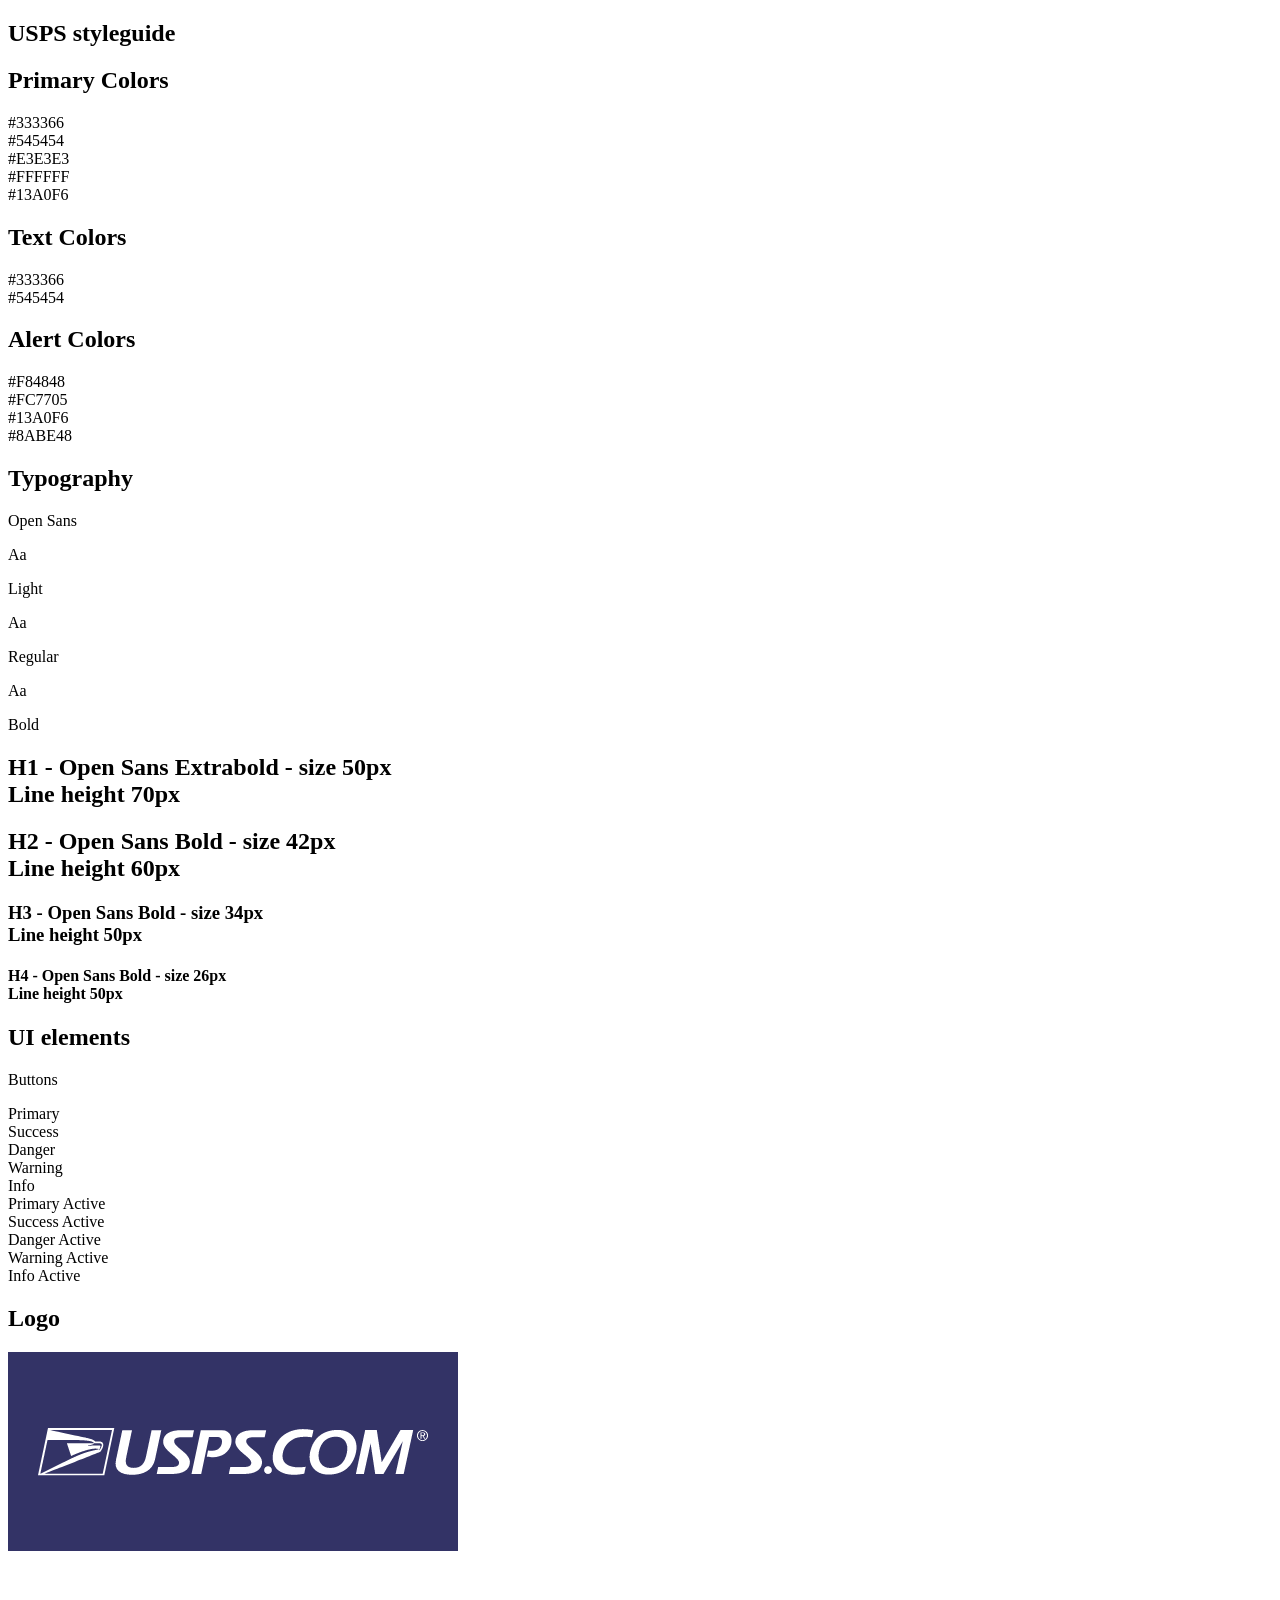
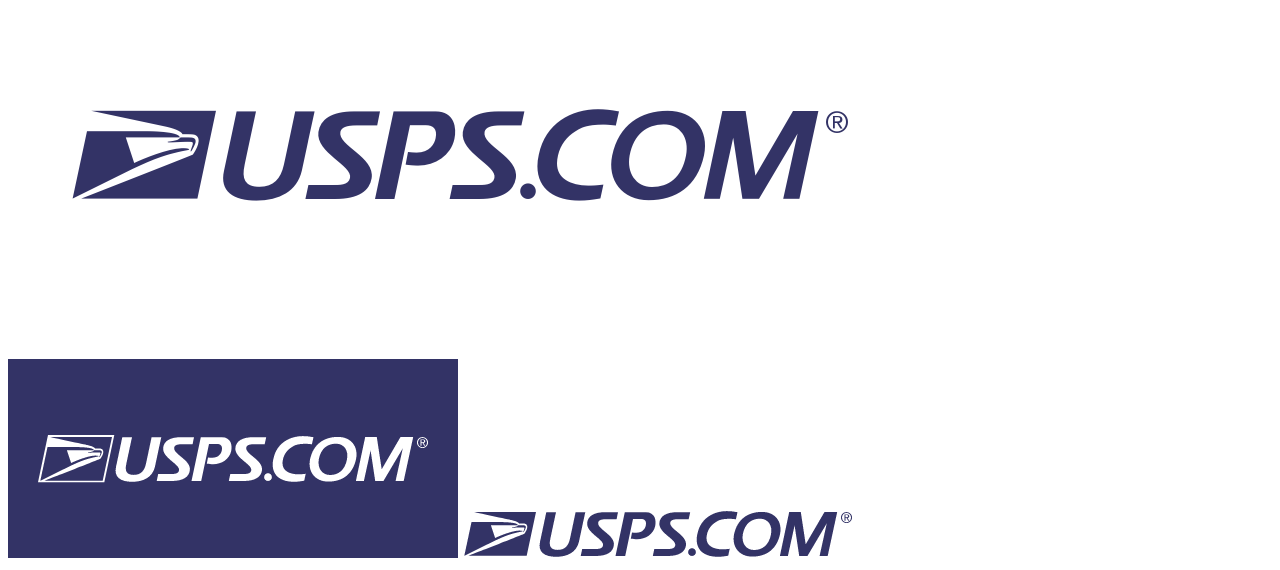
<file: 18-2/01_Containers_Structure/solved/index.html>
<!DOCTYPE html>
<html>
<head>
  <title>USPS Style Guide</title>
  <link href="css/style.css" rel="stylesheet" type="text/css">
</head>
<body>
<section class="header"></section>
<section class="colorPalette">
  <h1 id="pageTopic">USPS styleguide</h1>
  <h2 class="sectionHead">Primary Colors</h2>
  <div class="colorContainer">
    <div class="swatch darkBlue"></div>
    <div class="hexCode">#333366</div>
  </div>
  <div class="colorContainer">
    <div class="swatch darkGrey"></div>
    <div class="hexCode">#545454</div>
  </div>
  <div class="colorContainer">
    <div class="swatch lightGrey"></div>
    <div class="hexCode">#E3E3E3</div>
  </div>
  <div class="colorContainer">
    <div class="swatch white"></div>
    <div class="hexCode">#FFFFFF</div>
  </div>
  <div class="colorContainer">
    <div class="swatch lightBlue"></div>
    <div class="hexCode">#13A0F6</div>
  </div>

  <h2 class="sectionHead">Text Colors</h2>
  <div class="colorContainer">
    <div class="swatch darkBlue"></div>
    <div class="hexCode">#333366</div>
  </div>
  <div class="colorContainer">
    <div class="swatch darkGrey"></div>
    <div class="hexCode">#545454</div>
  </div>

  <h2 class="sectionHead">Alert Colors</h2>
  <div class="colorContainer">
    <div class="swatch red"></div>
    <div class="hexCode">#F84848</div>
  </div>
  <div class="colorContainer">
    <div class="swatch orange"></div>
    <div class="hexCode">#FC7705</div>
  </div>
  <div class="colorContainer">
    <div class="swatch lightBlue"></div>
    <div class="hexCode">#13A0F6</div>
  </div>
  <div class="colorContainer">
    <div class="swatch lightGreen"></div>
    <div class="hexCode">#8ABE48</div>
  </div>
</section>
<section class="typography">
  <h2 class="sectionHead">Typography</h2>
  <p>Open Sans</p>
  <div class="type_container">
  <p class="large light">Aa</p>
  <p>Light</p>
  </div>

  <div class="type_container">
  <p class="large regular">Aa</p>
  <p>Regular</p>
  </div>

  <div class="type_container">
  <p class="large bold">Aa</p>
  <p>Bold</p>
  </div>

  <h1>H1 - Open Sans Extrabold - size 50px <br>Line height 70px</h1>
  <h2>H2 - Open Sans Bold - size 42px <br>Line height 60px</h2>
  <h3>H3 - Open Sans Bold - size 34px <br>Line height 50px</h3>
  <h4>H4 - Open Sans Bold - size 26px <br>Line height 50px</h4>
</section>
<section class="uiElements">
    <h2 class="sectionHead">UI elements</h2>
    <p>Buttons</p>
    <div class="buttonContain">
      <div class="button primary">Primary</div>
      <div class="button success">Success</div>
      <div class="button danger">Danger</div>
      <div class="button warning">Warning</div>
      <div class="button info">Info</div>
    </div>
    <div class="buttonContain">
      <div class="button primaryActive">Primary Active</div>
      <div class="button successActive">Success Active</div>
      <div class="button dangerActive">Danger Active</div>
      <div class="button warningActive">Warning Active</div>
      <div class="button infoActive">Info Active</div>
    </div>
</section>
<section class="imagery">
<h2 class="sectionHead">Logo</h2>
<img src="images/Logo-dark.png">
<img src="images/Logo-light.png">
<img src="images/Logo-dark1.png">
<img src="images/Logo-light-1.png">
</section>
</body>
</html>
</file>
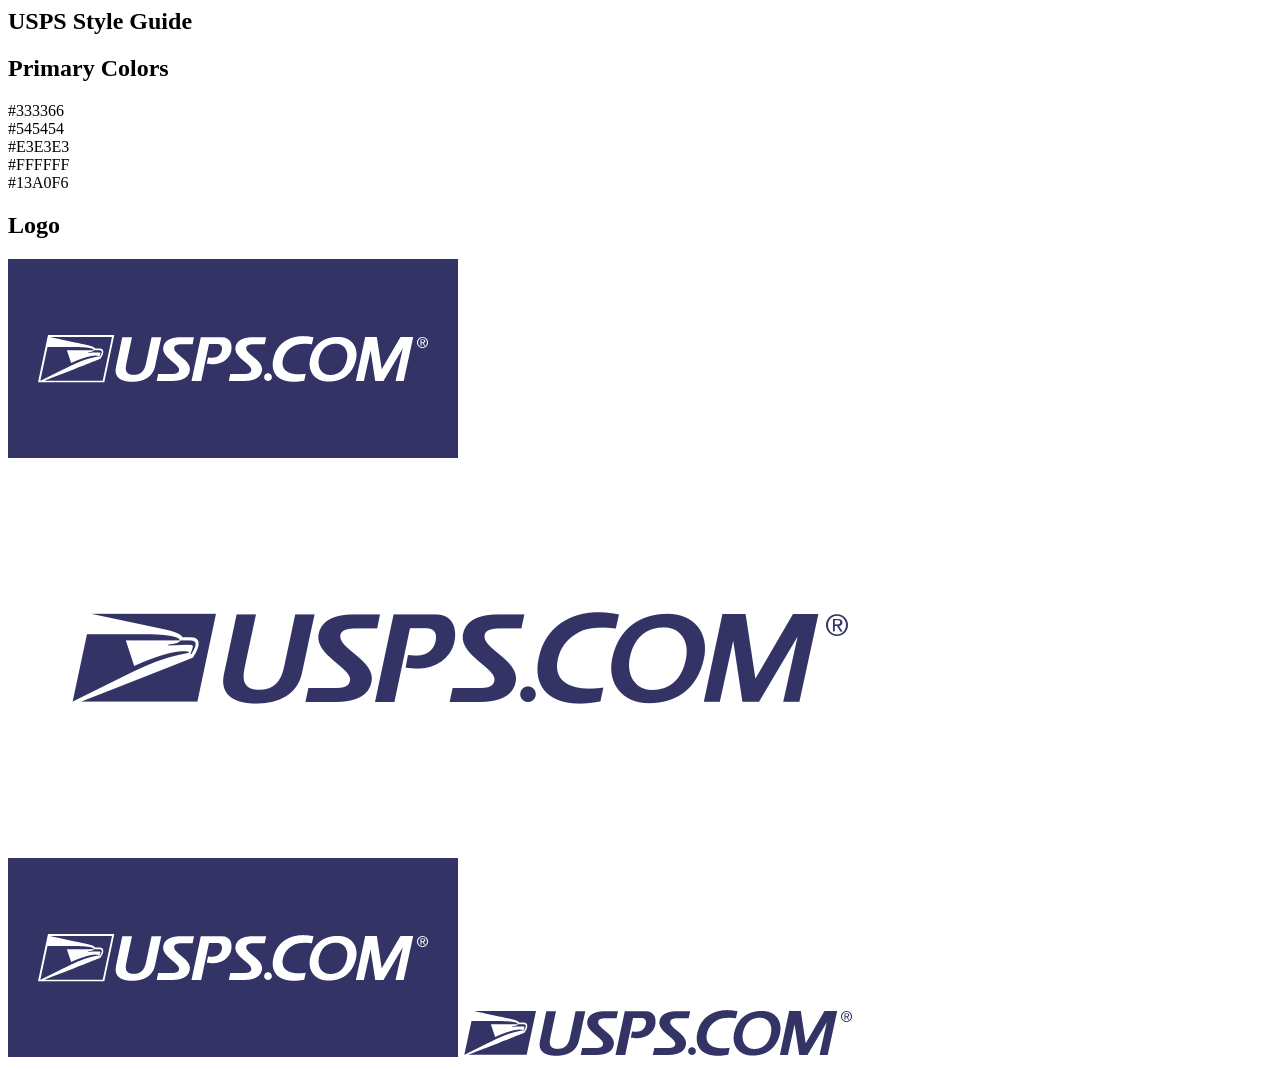
<file: 18-2/01_Containers_Structure/unsolved/index.html>
<html>

<head>
  <title>USPS Style Guide</title>
  <link href="css/style.css" rel="stylesheet" type="text/css">
</head>

<body>
  <!-- Header section here -->
  <section class="header"></section>
  <!-- Color Palette section -->
  <section class="colorPalette">
    <h1 id="pageTopic">USPS Style Guide</h1>
    <h2 class="sectionHead">Primary Colors</h2>
    <div class="colorContainer">
      <div class="swatch darkBlue"></div>
      <div class="hexCode">#333366</div>
    </div>
    <div class="colorContainer">
      <div class="swatch darkGrey"></div>
      <div class="hexCode">#545454</div>
    </div>
    <div class="colorContainer">
      <div class="swatch lightGrey"></div>
      <div class="hexCode">#E3E3E3</div>
    </div>
    <div class="colorContainer">
      <div class="swatch white"></div>
      <div class="hexCode">#FFFFFF</div>
    </div>
    <div class="colorContainer">
      <div class="swatch lightBlue"></div>
      <div class="hexCode">#13A0F6</div>
    </div>



  </section>

  <!-- Typography Section -->
  <section class="typography"></section>
  <!-- UI Elements Section -->
  <section class="uiElements"></section>
  <!-- Imagery Section -->
  <section class="imagery">
    <h2 class="sectionHead">Logo</h2>
    <img src="images/Logo-dark.png" alt="">
    <img src="images/Logo-light.png" alt="">
    <img src="images/Logo-dark1.png" alt="">
    <img src="images/Logo-light-1.png" alt="">
  </section>
</body>

</html>
</file>
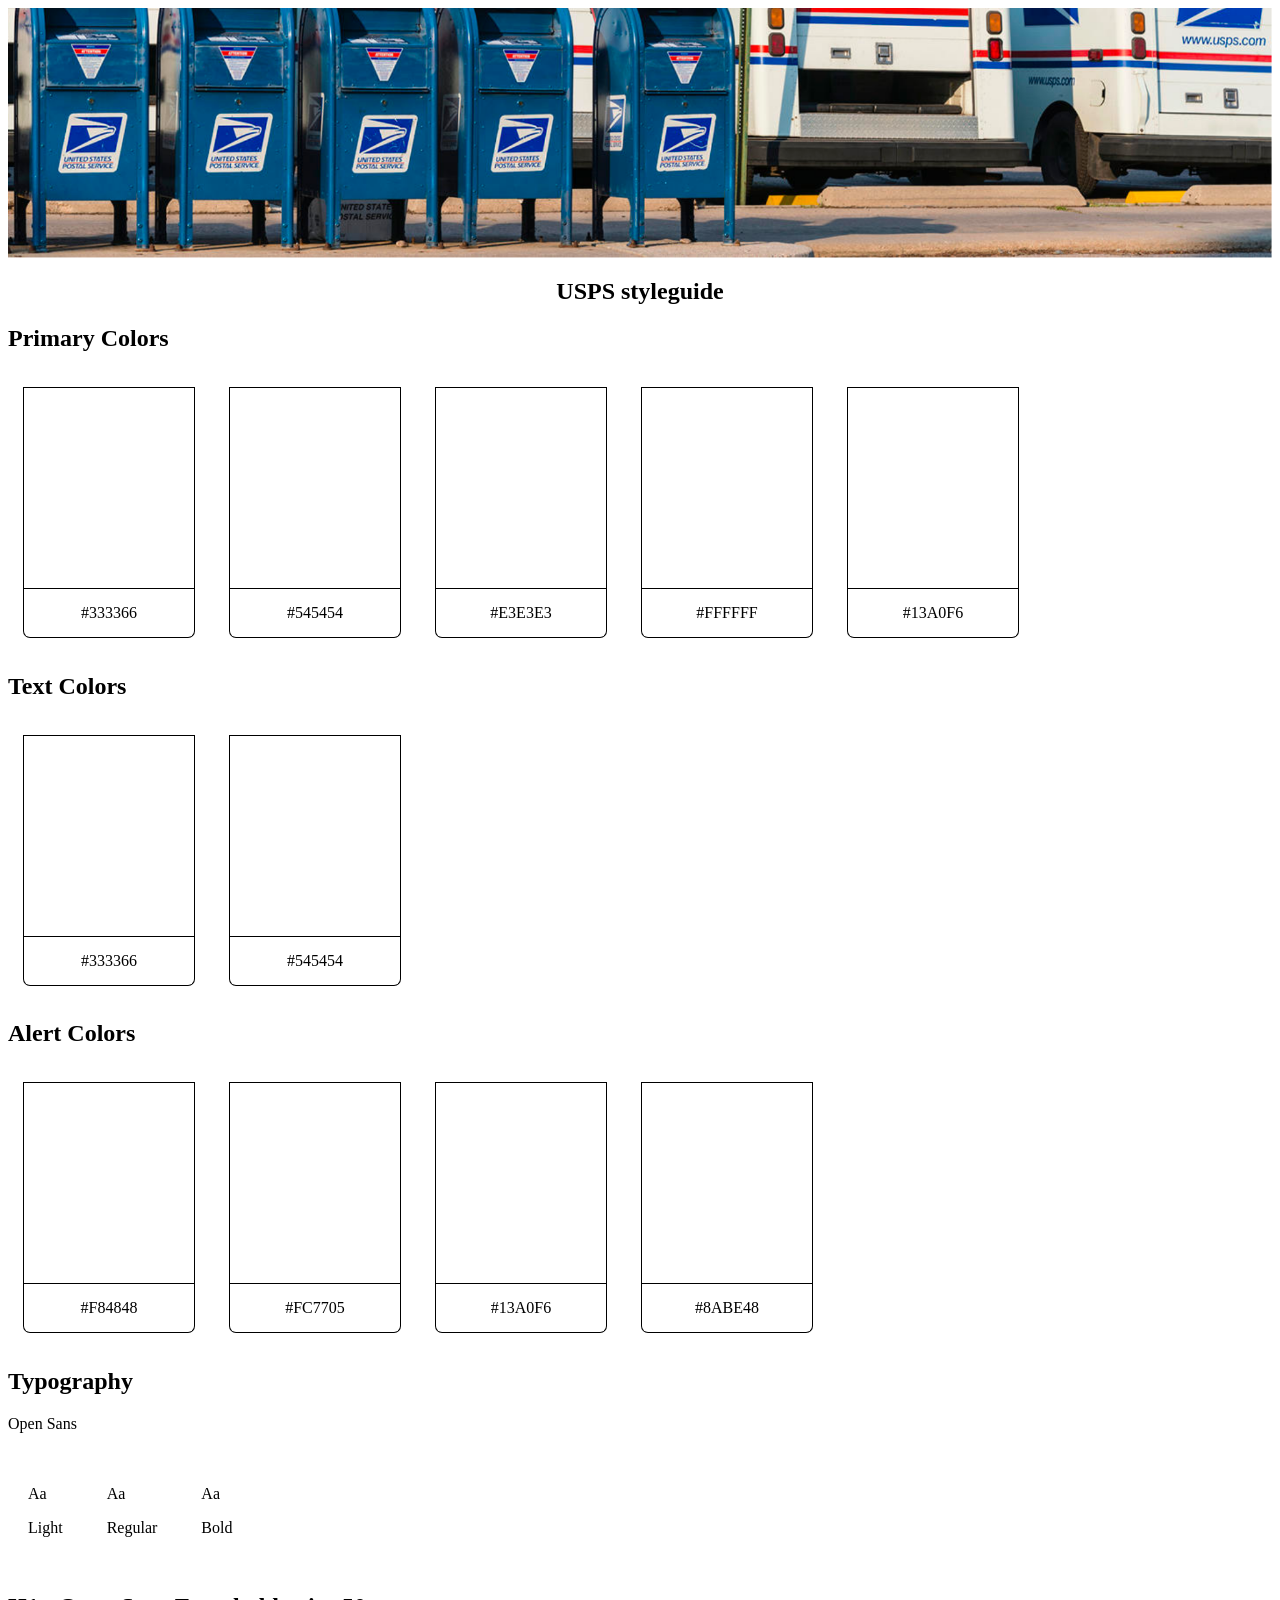
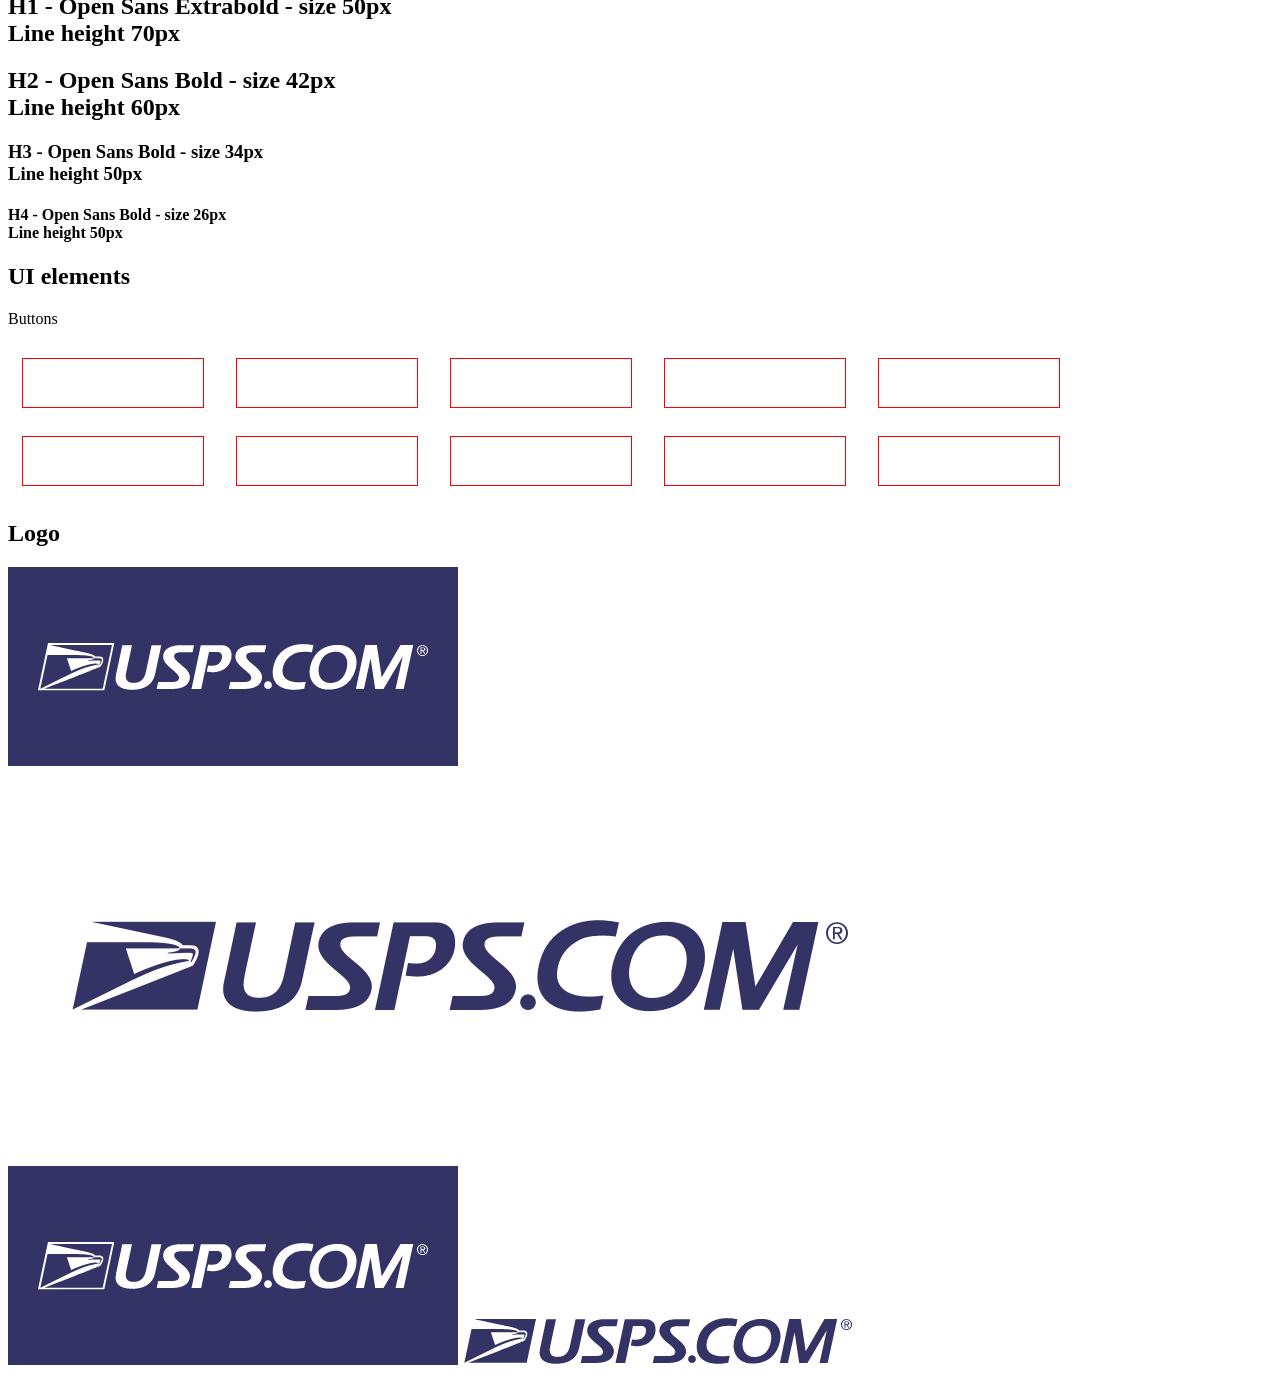
<file: 18-2/02_BoxModel/solved/index.html>
<html>
<head>
  <title>USPS Style Guide</title>
  <link href="css/style.css" rel="stylesheet" type="text/css">
</head>
<body>
<section class="header"></section>
<section class="colorPalette">
  <h1 id="pageTopic">USPS styleguide</h1>
  <h2 class="sectionHead">Primary Colors</h2>
  <div class="colorContainer">
    <div class="swatch darkBlue"></div>
    <div class="hexCode">#333366</div>
  </div>
  <div class="colorContainer">
    <div class="swatch darkGrey"></div>
    <div class="hexCode">#545454</div>
  </div>
  <div class="colorContainer">
    <div class="swatch lightGrey"></div>
    <div class="hexCode">#E3E3E3</div>
  </div>
  <div class="colorContainer">
    <div class="swatch white"></div>
    <div class="hexCode">#FFFFFF</div>
  </div>
  <div class="colorContainer">
    <div class="swatch lightBlue"></div>
    <div class="hexCode">#13A0F6</div>
  </div>

  <h2 class="sectionHead">Text Colors</h2>
  <div class="colorContainer">
    <div class="swatch darkBlue"></div>
    <div class="hexCode">#333366</div>
  </div>
  <div class="colorContainer">
    <div class="swatch darkGrey"></div>
    <div class="hexCode">#545454</div>
  </div>

  <h2 class="sectionHead">Alert Colors</h2>
  <div class="colorContainer">
    <div class="swatch red"></div>
    <div class="hexCode">#F84848</div>
  </div>
  <div class="colorContainer">
    <div class="swatch orange"></div>
    <div class="hexCode">#FC7705</div>
  </div>
  <div class="colorContainer">
    <div class="swatch lightBlue"></div>
    <div class="hexCode">#13A0F6</div>
  </div>
  <div class="colorContainer">
    <div class="swatch lightGreen"></div>
    <div class="hexCode">#8ABE48</div>
  </div>
</section>
<section class="typography">
  <h2 class="sectionHead">Typography</h2>
  <p>Open Sans</p>
  <div class="type_container">
  <p class="large light">Aa</p>
  <p>Light</p>
  </div>

  <div class="type_container">
  <p class="large regular">Aa</p>
  <p>Regular</p>
  </div>

  <div class="type_container">
  <p class="large bold">Aa</p>
  <p>Bold</p>
  </div>

  <h1>H1 - Open Sans Extrabold - size 50px <br>Line height 70px</h1>
  <h2>H2 - Open Sans Bold - size 42px <br>Line height 60px</h2>
  <h3>H3 - Open Sans Bold - size 34px <br>Line height 50px</h3>
  <h4>H4 - Open Sans Bold - size 26px <br>Line height 50px</h4>
</section>
<section class="uiElements">
    <h2 class="sectionHead">UI elements</h2>
    <p>Buttons</p>
    <div class="buttonContain">
      <div class="button primary">Primary</div>
      <div class="button success">Success</div>
      <div class="button danger">Danger</div>
      <div class="button warning">Warning</div>
      <div class="button info">Info</div>
    </div>
    <div class="buttonContain">
      <div class="button primaryActive">Primary Active</div>
      <div class="button successActive">Success Active</div>
      <div class="button dangerActive">Danger Active</div>
      <div class="button warningActive">Warning Active</div>
      <div class="button infoActive">Info Active</div>
    </div>
</section>
<section class="imagery">
<h2 class="sectionHead">Logo</h2>
<img src="images/Logo-dark.png">
<img src="images/Logo-light.png">
<img src="images/Logo-dark1.png">
<img src="images/Logo-light-1.png">
</section>
</body>
</html>
</file>
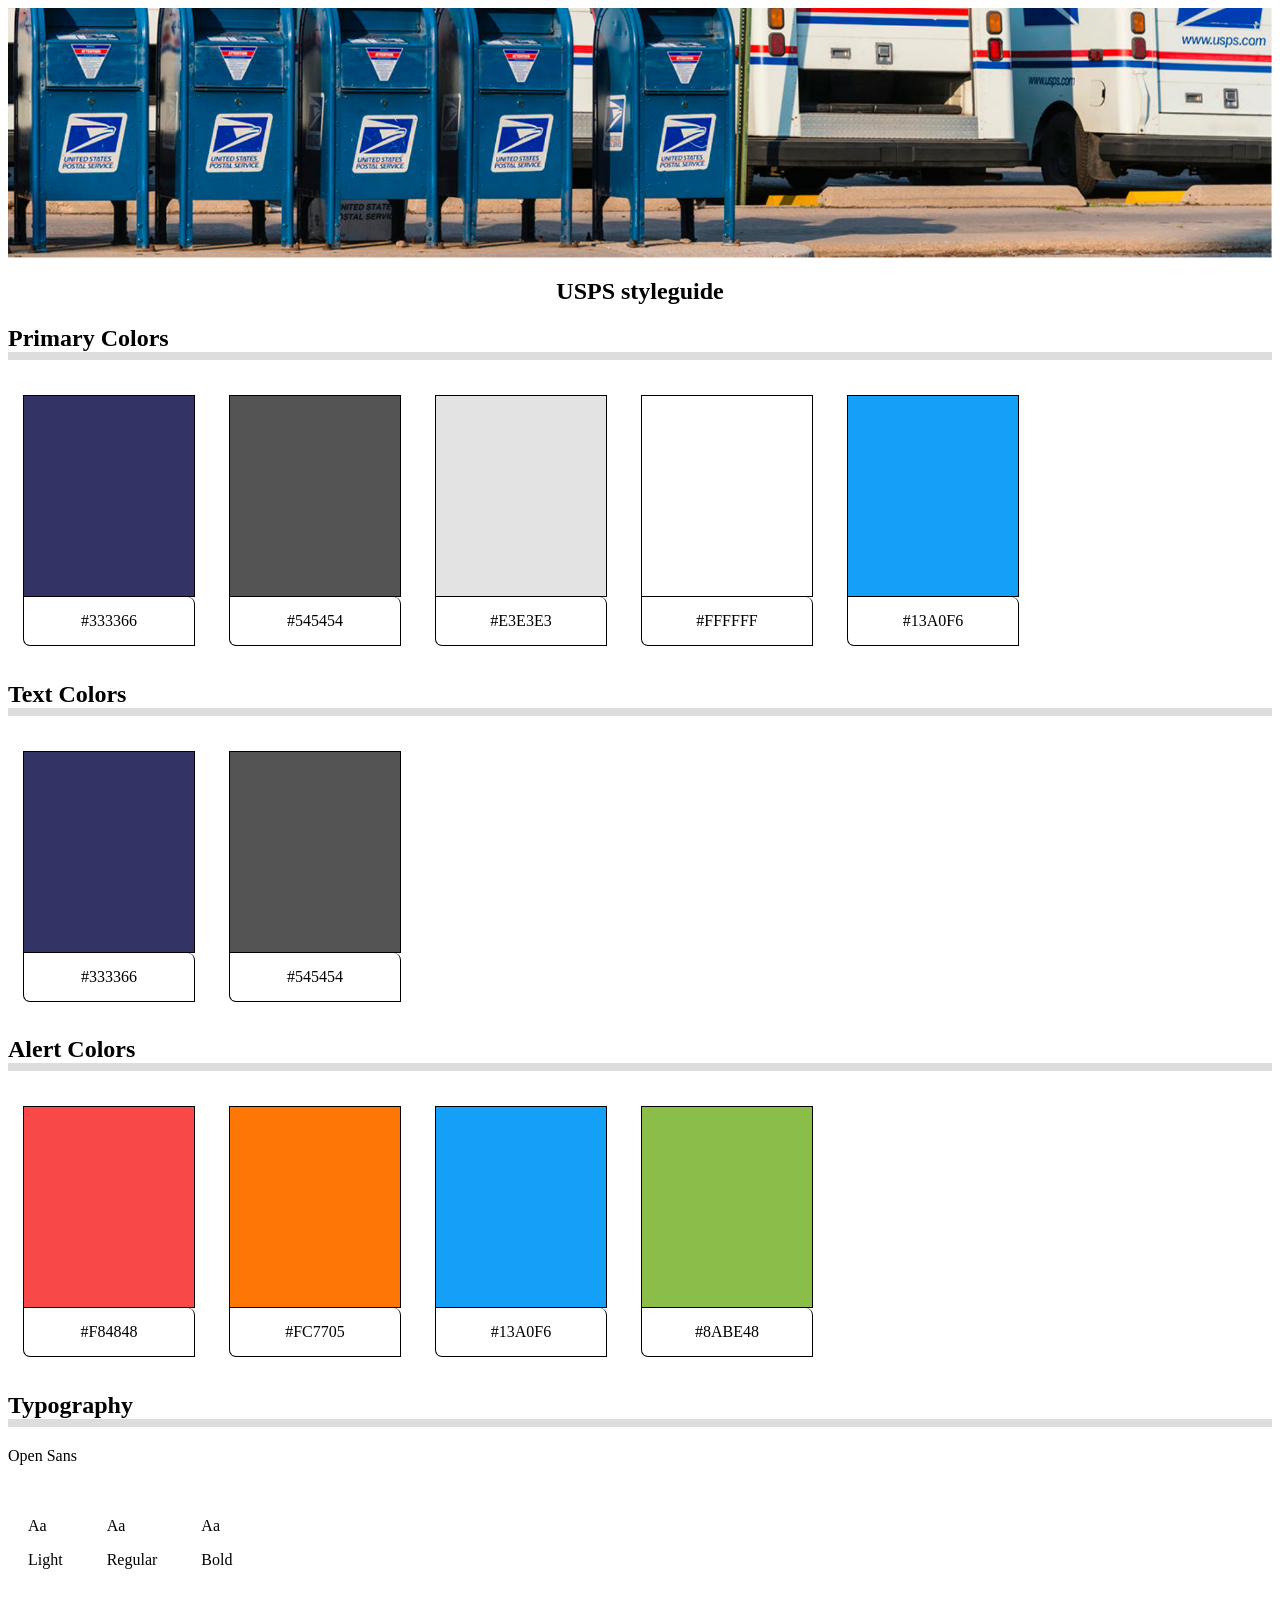
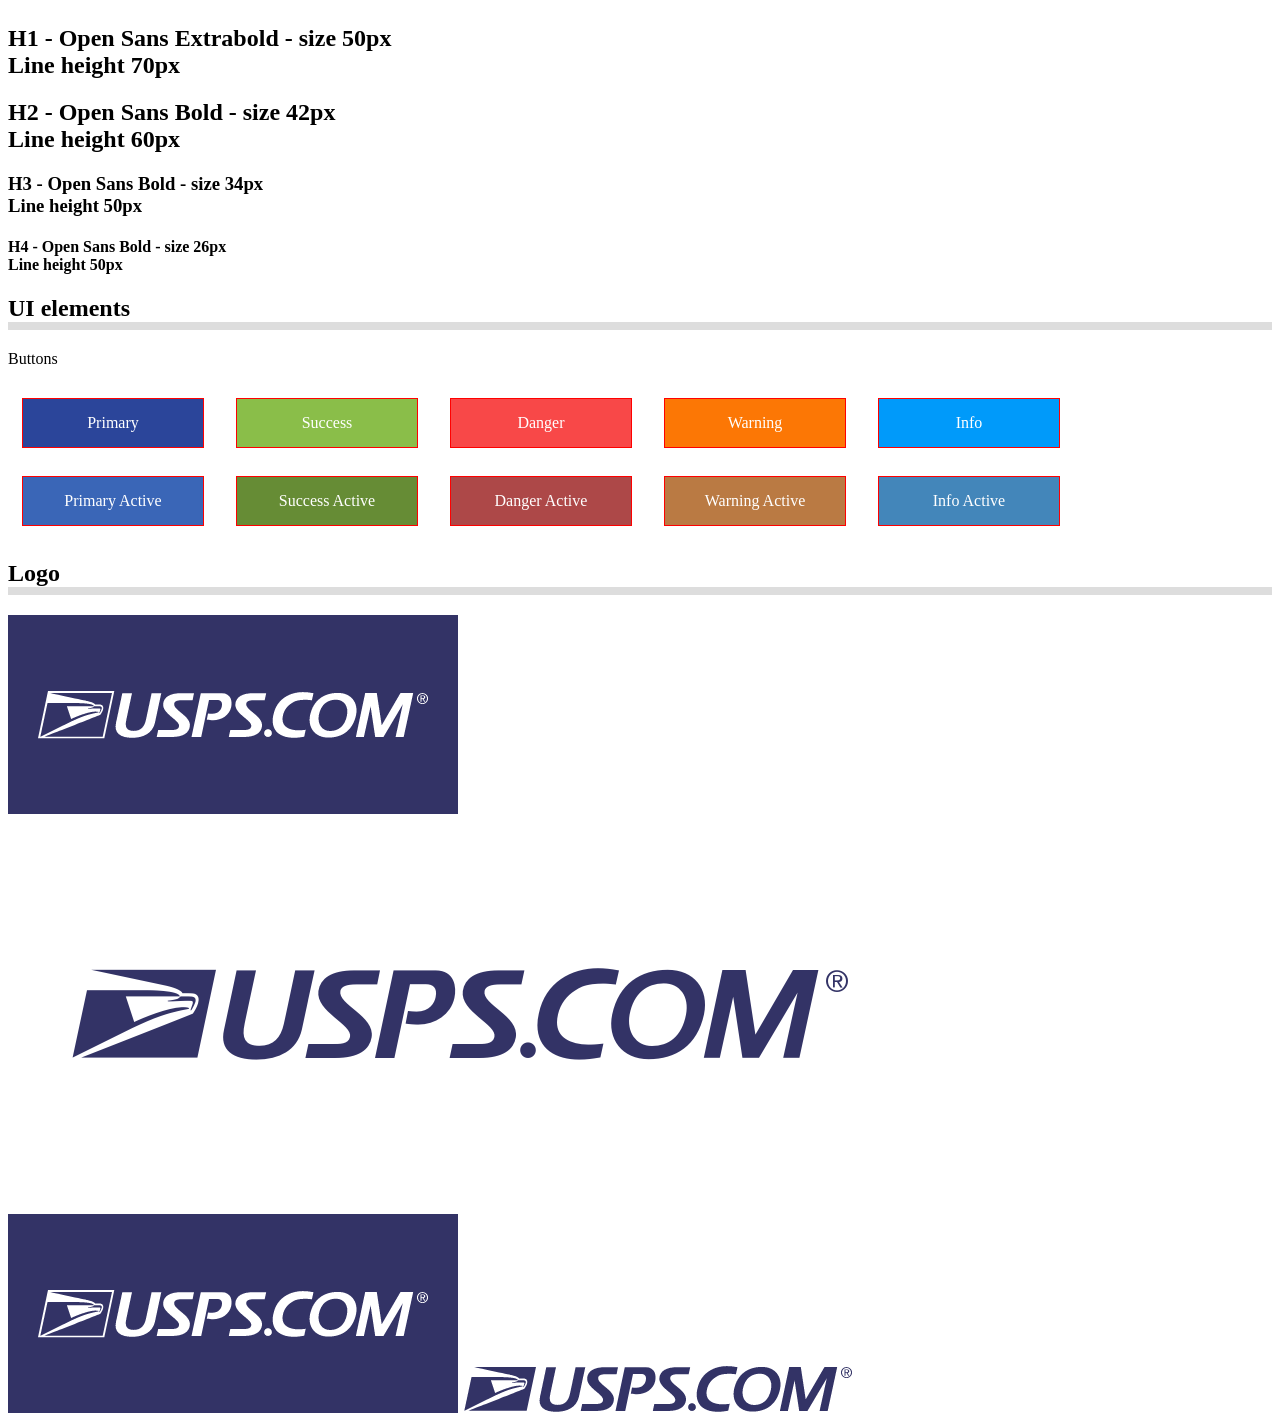
<file: 18-2/02_BoxModel/unsolved/index.html>
<html>
<head>
  <title>USPS Style Guide</title>
  <link href="https://fonts.googleapis.com/css?family=Open+Sans&display=swap" rel="stylesheet">
  <link href="css/style.css" rel="stylesheet" type="text/css">
</head>
<body>
<section class="header"></section>
<section class="colorPalette">
  <h1 id="pageTopic">USPS styleguide</h1>
  <h2 class="sectionHead">Primary Colors</h2>

  <div class="colorContainer">
    <div class="swatch darkBlue"></div>
    <div class="hexCode">#333366</div>
  </div>

  <div class="colorContainer">
    <div class="swatch darkGrey"></div>
    <div class="hexCode">#545454</div>
  </div>

  <div class="colorContainer">
    <div class="swatch lightGrey"></div>
    <div class="hexCode">#E3E3E3</div>
  </div>

  <div class="colorContainer">
    <div class="swatch white"></div>
    <div class="hexCode">#FFFFFF</div>
  </div>

  <div class="colorContainer">
    <div class="swatch lightBlue"></div>
    <div class="hexCode">#13A0F6</div>
  </div>

  <h2 class="sectionHead">Text Colors</h2>
  <div class="colorContainer">
    <div class="swatch darkBlue"></div>
    <div class="hexCode">#333366</div>
  </div>
  <div class="colorContainer">
    <div class="swatch darkGrey"></div>
    <div class="hexCode">#545454</div>
  </div>

  <h2 class="sectionHead">Alert Colors</h2>
  <div class="colorContainer">
    <div class="swatch red"></div>
    <div class="hexCode">#F84848</div>
  </div>
  <div class="colorContainer">
    <div class="swatch orange"></div>
    <div class="hexCode">#FC7705</div>
  </div>
  <div class="colorContainer">
    <div class="swatch lightBlue"></div>
    <div class="hexCode">#13A0F6</div>
  </div>
  <div class="colorContainer">
    <div class="swatch lightGreen"></div>
    <div class="hexCode">#8ABE48</div>
  </div>
  
</section>
<section class="typography">
  <h2 class="sectionHead">Typography</h2>
  <p>Open Sans</p>
  <div class="type_container">
  <p class="large light">Aa</p>
  <p>Light</p>
  </div>

  <div class="type_container">
  <p class="large regular">Aa</p>
  <p>Regular</p>
  </div>

  <div class="type_container">
  <p class="large bold">Aa</p>
  <p>Bold</p>
  </div>

  <h1>H1 - Open Sans Extrabold - size 50px <br>Line height 70px</h1>
  <h2>H2 - Open Sans Bold - size 42px <br>Line height 60px</h2>
  <h3>H3 - Open Sans Bold - size 34px <br>Line height 50px</h3>
  <h4>H4 - Open Sans Bold - size 26px <br>Line height 50px</h4>
</section>
<section class="uiElements">
    <h2 class="sectionHead">UI elements</h2>
    <p>Buttons</p>
    <div class="buttonContain">
      <div class="button primary">Primary</div>
      <div class="button success">Success</div>
      <div class="button danger">Danger</div>
      <div class="button warning">Warning</div>
      <div class="button info">Info</div>
    </div>
    <div class="buttonContain">
      <div class="button primaryActive">Primary Active</div>
      <div class="button successActive">Success Active</div>
      <div class="button dangerActive">Danger Active</div>
      <div class="button warningActive">Warning Active</div>
      <div class="button infoActive">Info Active</div>
    </div>
</section>
<section class="imagery">
<h2 class="sectionHead">Logo</h2>
<img src="images/Logo-dark.png">
<img src="images/Logo-light.png">
<img src="images/Logo-dark1.png">
<img src="images/Logo-light-1.png">
</section>
</body>
</html>
</file>
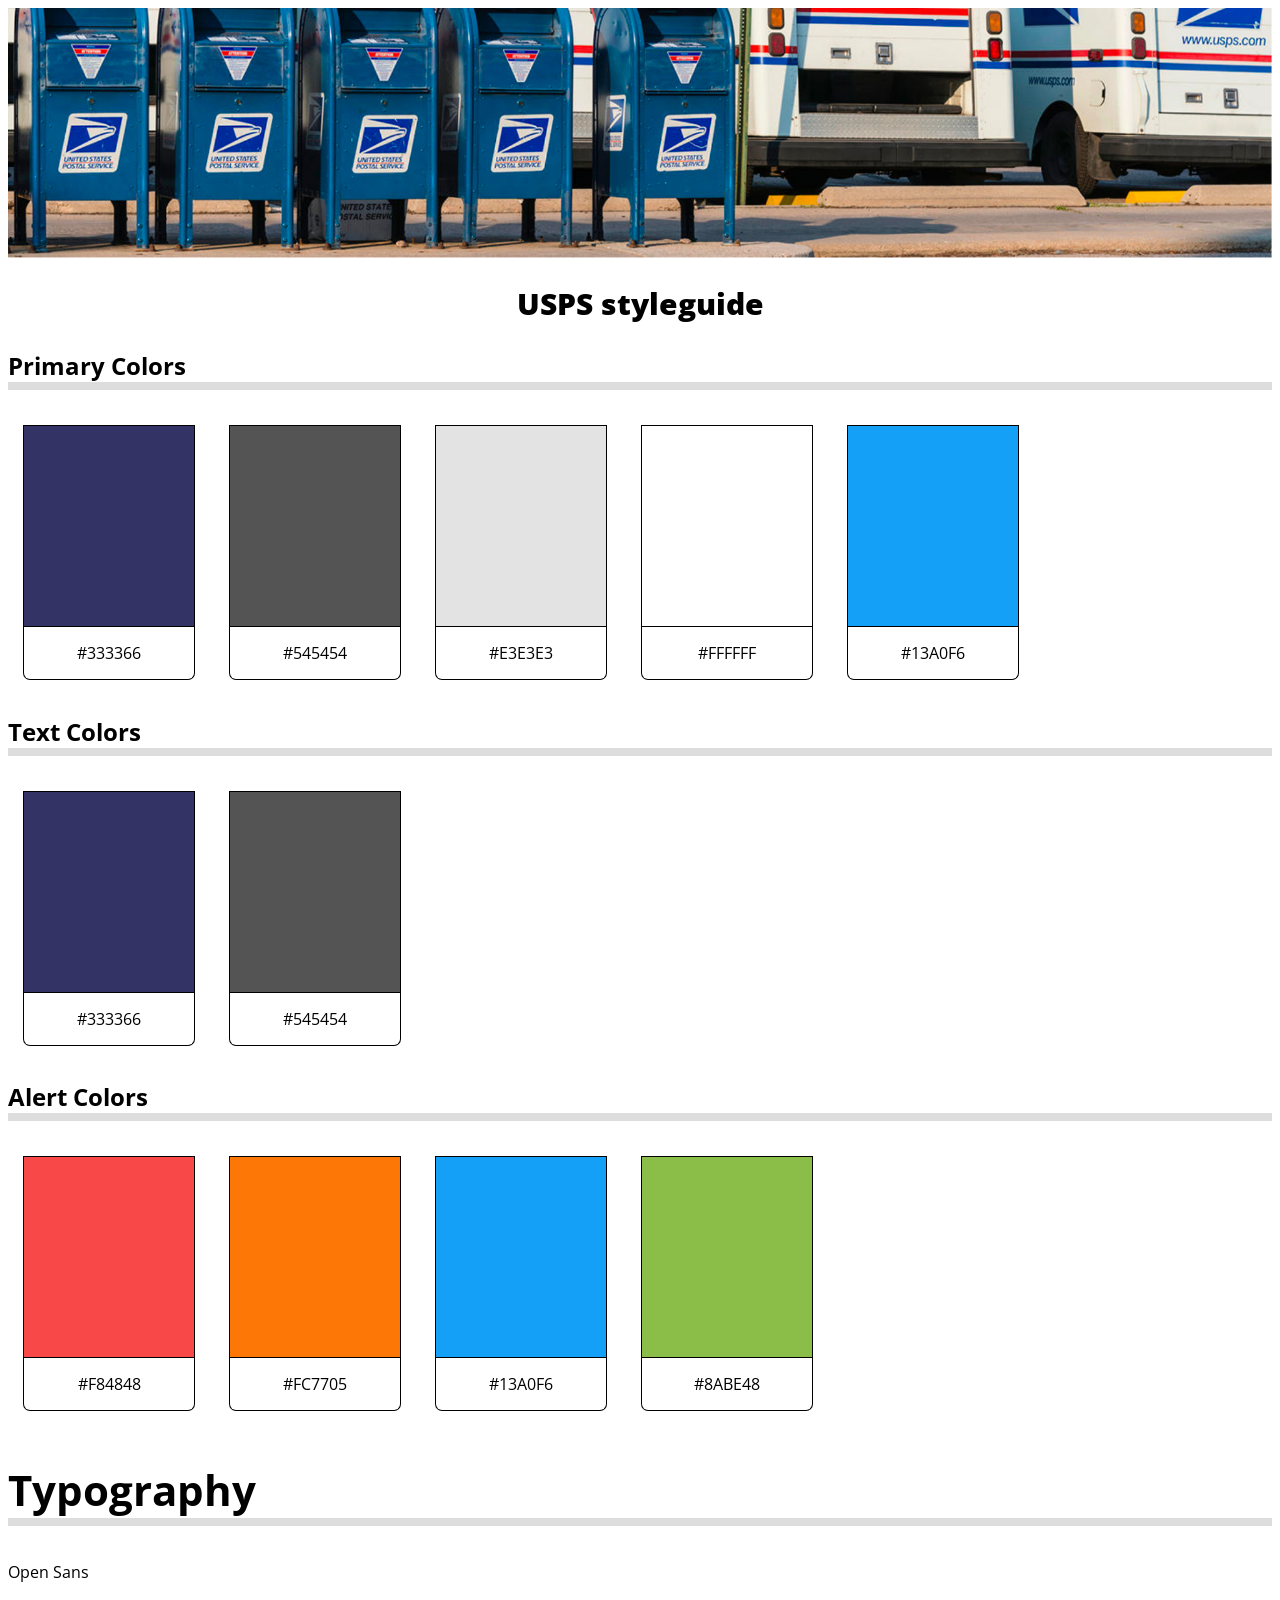
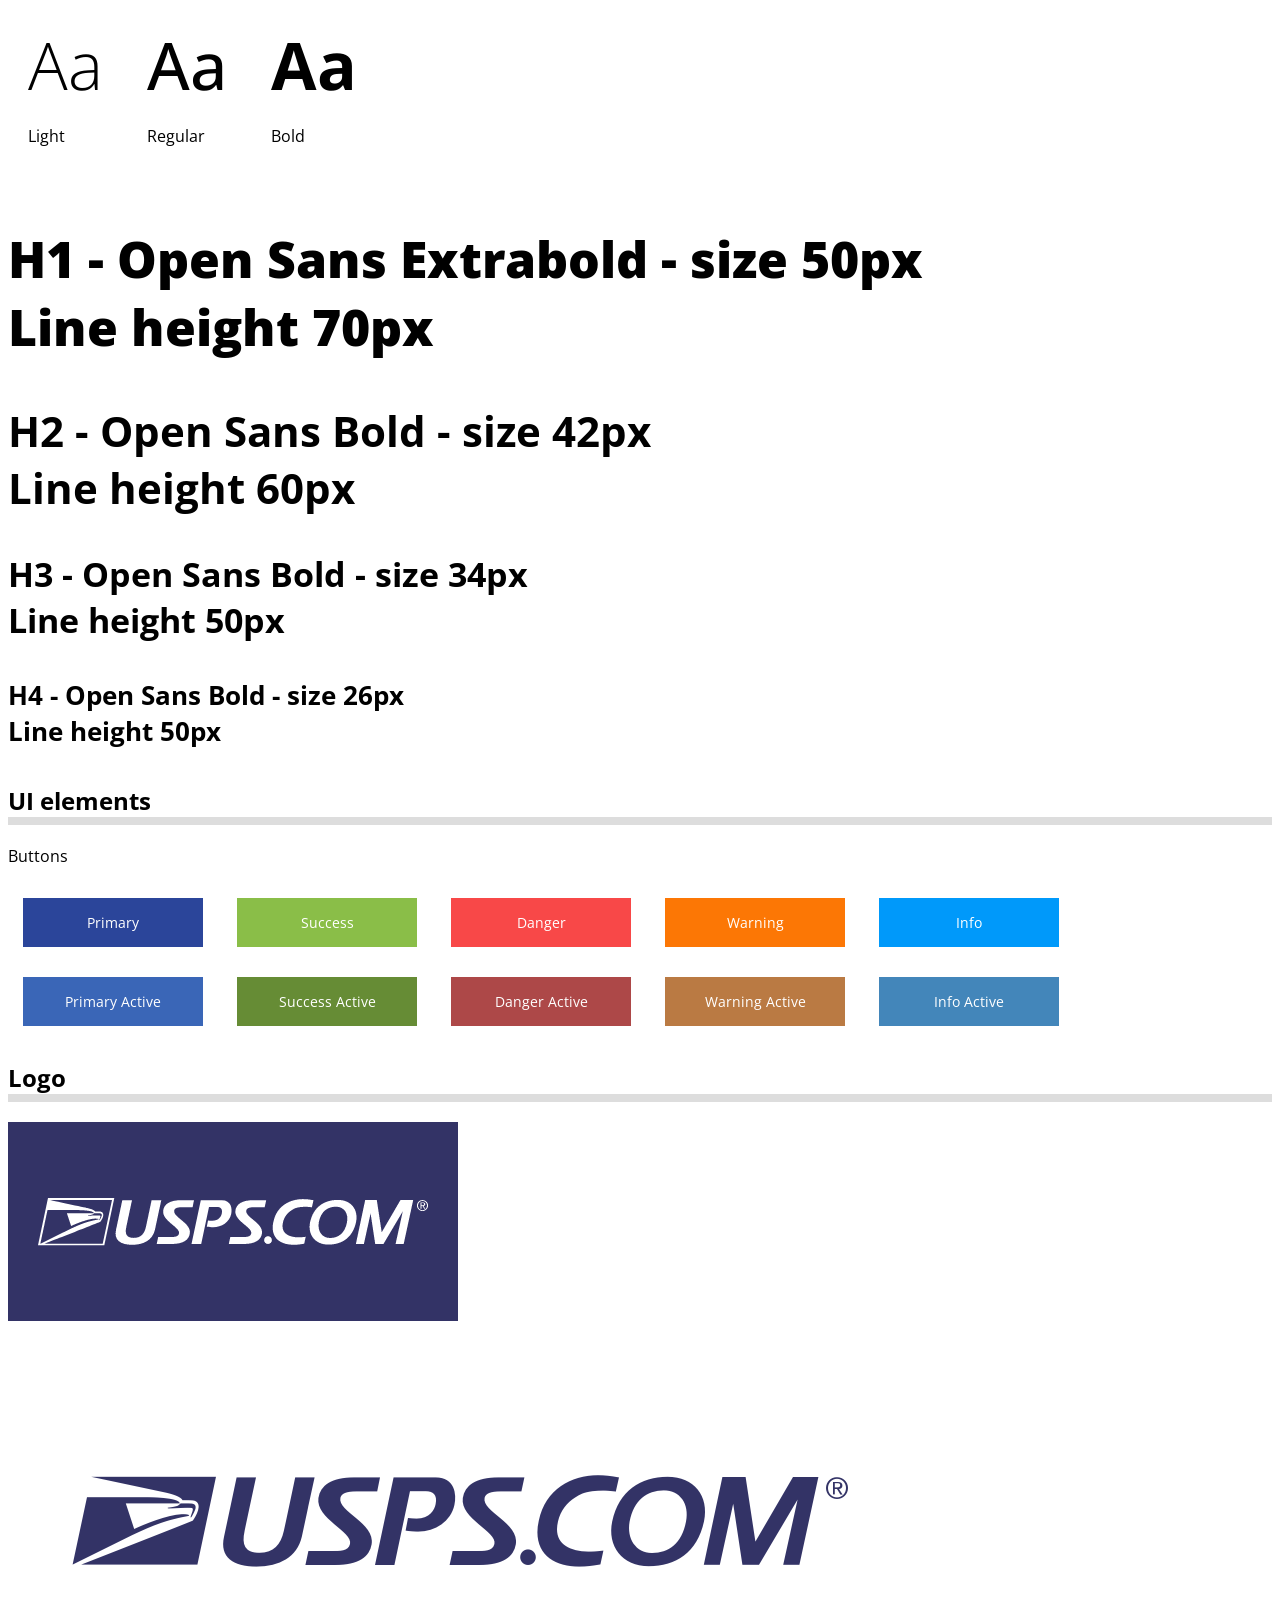
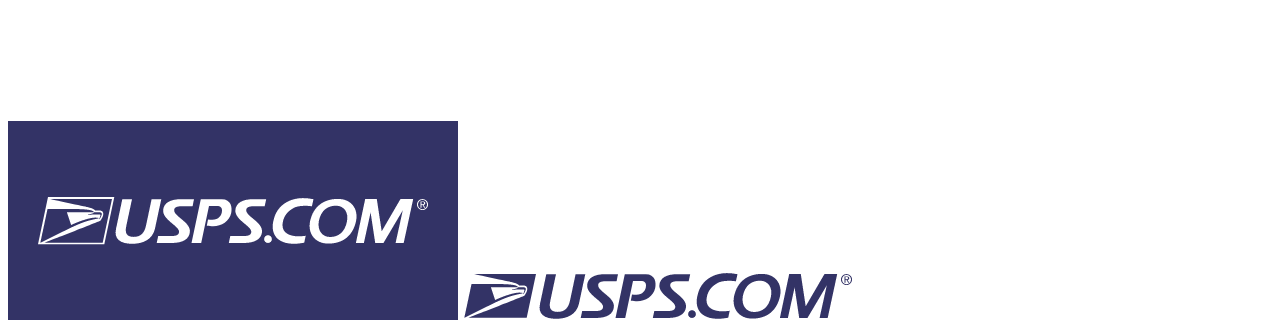
<file: 18-2/04_Add-A-Custom-Font/solved/index.html>
<html>
<head>
  <title>USPS Style Guide</title>
  <link href="https://fonts.googleapis.com/css?family=Open+Sans&display=swap" rel="stylesheet">
  <link href="css/style.css" rel="stylesheet" type="text/css">
</head>
<body>
<section class="header"></section>
<section class="colorPalette">
  <h1 id="pageTopic">USPS styleguide</h1>
  <h2 class="sectionHead">Primary Colors</h2>
  <div class="colorContainer">
    <div class="swatch darkBlue"></div>
    <div class="hexCode">#333366</div>
  </div>
  <div class="colorContainer">
    <div class="swatch darkGrey"></div>
    <div class="hexCode">#545454</div>
  </div>
  <div class="colorContainer">
    <div class="swatch lightGrey"></div>
    <div class="hexCode">#E3E3E3</div>
  </div>
  <div class="colorContainer">
    <div class="swatch white"></div>
    <div class="hexCode">#FFFFFF</div>
  </div>
  <div class="colorContainer">
    <div class="swatch lightBlue"></div>
    <div class="hexCode">#13A0F6</div>
  </div>

  <h2 class="sectionHead">Text Colors</h2>
  <div class="colorContainer">
    <div class="swatch darkBlue"></div>
    <div class="hexCode">#333366</div>
  </div>
  <div class="colorContainer">
    <div class="swatch darkGrey"></div>
    <div class="hexCode">#545454</div>
  </div>

  <h2 class="sectionHead">Alert Colors</h2>
  <div class="colorContainer">
    <div class="swatch red"></div>
    <div class="hexCode">#F84848</div>
  </div>
  <div class="colorContainer">
    <div class="swatch orange"></div>
    <div class="hexCode">#FC7705</div>
  </div>
  <div class="colorContainer">
    <div class="swatch lightBlue"></div>
    <div class="hexCode">#13A0F6</div>
  </div>
  <div class="colorContainer">
    <div class="swatch lightGreen"></div>
    <div class="hexCode">#8ABE48</div>
  </div>
</section>
<section class="typography">
  <h2 class="sectionHead">Typography</h2>
  <p>Open Sans</p>
  <div class="type_container">
  <p class="large light">Aa</p>
  <p>Light</p>
  </div>

  <div class="type_container">
  <p class="large regular">Aa</p>
  <p>Regular</p>
  </div>

  <div class="type_container">
  <p class="large bold">Aa</p>
  <p>Bold</p>
  </div>

  <h1>H1 - Open Sans Extrabold - size 50px <br>Line height 70px</h1>
  <h2>H2 - Open Sans Bold - size 42px <br>Line height 60px</h2>
  <h3>H3 - Open Sans Bold - size 34px <br>Line height 50px</h3>
  <h4>H4 - Open Sans Bold - size 26px <br>Line height 50px</h4>
</section>
<section class="uiElements">
    <h2 class="sectionHead">UI elements</h2>
    <p>Buttons</p>
    <div class="buttonContain">
      <div class="button primary">Primary</div>
      <div class="button success">Success</div>
      <div class="button danger">Danger</div>
      <div class="button warning">Warning</div>
      <div class="button info">Info</div>
    </div>
    <div class="buttonContain">
      <div class="button primaryActive">Primary Active</div>
      <div class="button successActive">Success Active</div>
      <div class="button dangerActive">Danger Active</div>
      <div class="button warningActive">Warning Active</div>
      <div class="button infoActive">Info Active</div>
    </div>
</section>
<section class="imagery">
<h2 class="sectionHead">Logo</h2>
<img src="images/Logo-dark.png">
<img src="images/Logo-light.png">
<img src="images/Logo-dark1.png">
<img src="images/Logo-light-1.png">
</section>
</body>
</html>
</file>
<file: 18-2/01_Containers_Structure/solved/css/style.css>
/*  Hi! your going to write styles here in the next couple activities. */
</file>
<file: 18-2/01_Containers_Structure/unsolved/css/style.css>
/*  Hi! your going to write styles here in the next couple activities. */
</file>
<file: 18-2/02_BoxModel/solved/css/style.css>
/* Header Styles */
.header {
  height: 250px;
  max-height: 500px;
  background-image: url(../images/upsBackground.png);
  background-size: cover;
  background-repeat: no-repeat;
  background-position: bottom;
}
#pageTopic {
   text-align: center;
}
 /* Primary Color */
 .colorContainer {
     display: inline-block;
     margin: 15px;
 }
 .swatch {
    height: 200px;
    width: 170px;
    border: 1px solid black;
}
.hexCode {
    padding: 15px;
    text-align: center;
    border: 1px solid black;
    border-top: none;
    border-bottom-left-radius: 7px;
    border-bottom-right-radius: 7px;
}
/* Typography CSS */
.type_container {
    display: inline-block;
    margin: 20px;
}

/* UI Elements */
.button {
    display: inline-block;
    padding: 15px;
    margin: 15px;
    width: 150px;
    text-align: center;
    color: white;
    outline: 1px solid red;
}
</file>
<file: 18-2/02_BoxModel/unsolved/css/style.css>
/* Header Styles */
.header {
    height: 250px;
    max-height: 500px;
    background-image: url(../images/upsBackground.png);
    background-size: cover;
    background-repeat: no-repeat;
    background-position: bottom;
}

#pageTopic {
    text-align: center;
}
/* Primary Color */
.colorContainer {
    display: inline-block;
    margin: 15px;
}

.swatch {
    height: 200px;
    width: 170px;
    border: 1px solid black;
}

.hexCode {
    padding: 15px;
    text-align: center;
    border: 1px solid black;
    border-top: none;
    border-bottom-left-radius: 7px;
    border-top-right-radius: 7px;
}

.darkBlue {
    background-color: #333366;
}

.darkGrey {
    background-color: #545454;
}

.lightGrey {
    background-color: #e3e3e3;
}

.white {
    background-color: #FFFFFF;
}

.lightBlue {
    background-color: #12A0F6;
}

.red {
    background-color: #f84848;
}

.orange { 
    background-color: #FC7705;
}

.lightBlue {
    background-color: #13A0F6;
}

.lightGreen {
    background-color: #8abe48;
}
/* Typography CSS */
.type_container {
    display: inline-block;
    margin: 20px;
}
/* UI Elements */
.button {
    display: inline-block;
    padding: 15px;
    margin: 15px;
    width: 150px;
    text-align: center;
    color: white;
    outline: 1px solid red;
}

.primary {
    background-color: #2b459a;
}

.success {
    background-color: #8abe49;
}

.danger {
    background-color: #f84848;
}

.warning {
    background-color: #fc7705;
}

.info {
    background-color: #009afa;
}

.primaryActive {
    background-color: #3a66b7;
}

.successActive {
    background-color: #668c35;
}

.dangerActive {
    background-color: #ad4848;
}

.warningActive {
    background-color: #ba7a43;
}

.infoActive {
    background-color: #4386ba;
}

.sectionHead {
    border-bottom: 8px solid #dddddd;
}
</file>
<file: 18-2/04_Add-A-Custom-Font/solved/css/style.css>
body {
  font-family: 'Open Sans', sans-serif;
}
/* Header Styles */
.header {
  background-image: url(../images/upsBackground.png);
  background-size: cover;
  background-repeat: no-repeat;
  max-height: 500px;
  height: 250px;
  background-position: bottom;
}
#pageTopic {
  text-align: center;
  font-size: 30px;
  font-weight: 900;
}
/* Primary Color */
.colorContainer {
  display: inline-block;
  margin: 15px;
}
.swatch {
   height: 200px;
   width: 170px;
   border: 1px solid black;
}
.hexCode {
   padding: 15px;
   text-align: center;
   border: 1px solid black;
   border-top: none;
   border-bottom-left-radius: 7px;
   border-bottom-right-radius: 7px;
}
.darkBlue {
  background-color: #333366;
}
.darkGrey {
  background-color: #545454;
}
.lightGrey {
  background-color: #E3E3E3;
}
.white {
  background-color: #FFFFFF;
}
.lightBlue {
  background-color: #12A0F6;
}
.red {
  background-color: #F84848;
}
.orange {
  background-color: #FC7705;
}
.lightBlue {
  background-color: #13A0F6;
}
.lightGreen {
  background-color: #8ABE48;
}
/* Typography CSS */
.type_container {
   display: inline-block;
   margin: 20px;
}
.large {
    font-size: 66px;
    margin-bottom: 15px;
    margin-bottom: 15px;
    margin-top: 0;
}
.light {
    font-weight: 100;
}
.regular {
    font-weight: 500;
}
.bold {
    font-weight: 700;
}
.typography h1 {
    font-weight: 900;
    font-size: 50px;
}
.typography h2 {
    font-weight: 700;
    font-size: 42px;
}
.typography h3 {
    font-weight: 700;
    font-size: 34px;
}
.typography h4 {
    font-size: 26px;
}

/* UI Elements */
.button {
   display: inline-block;
   padding: 15px;
   margin: 15px;
   width: 150px;
   font-size: 14px;
   text-align: center;
   color: white;
}
.primary {
  background-color: #2B459A;
}
.success {
  background-color: #8ABE48;
}
.danger {
  background-color: #F84848;
}
.warning {
  background-color: #FC7705;
}
.info {
  background-color: #0099FA;
}
.primaryActive {
  background-color: #3A66B7;
}
.successActive {
  background-color: #668C35;
}
.dangerActive {
  background-color: #AD4848;
}
.warningActive {
  background-color: #BA7A43;
}
.infoActive {
  background-color: #4386BA;
}
.sectionHead {
  border-bottom: 8px solid #DDDDDD;
}
</file>
